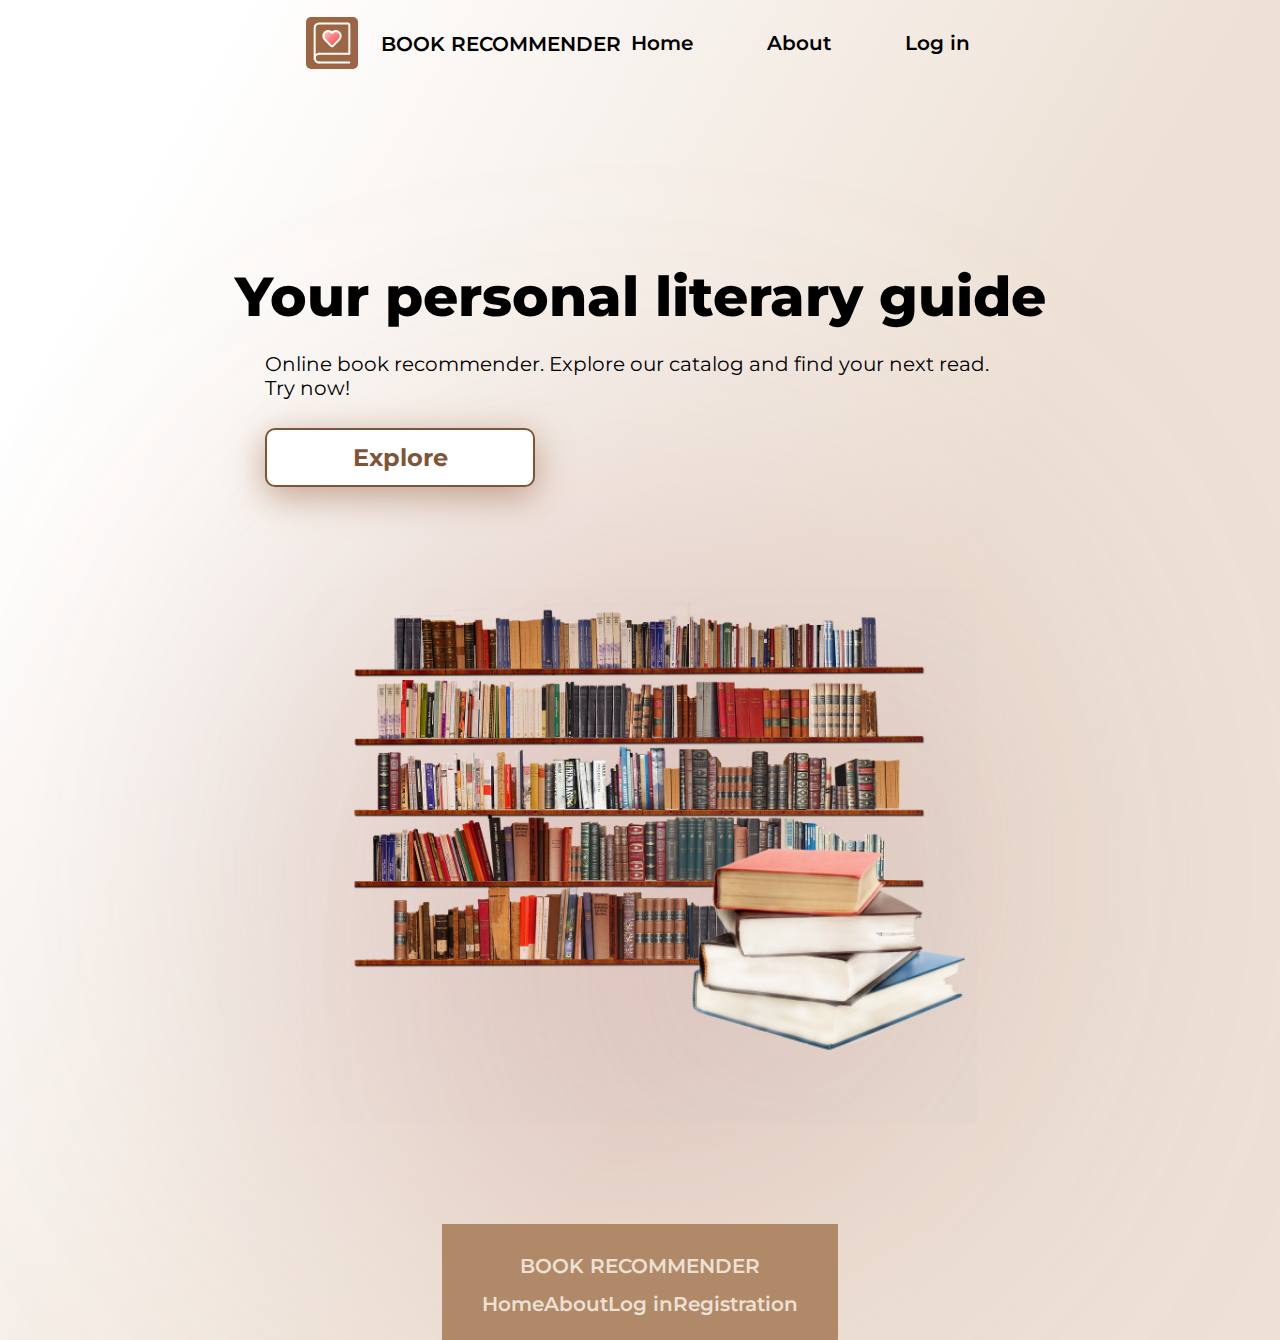
<file: index.html>
<!DOCTYPE html>
<html lang="en">
<head>
    <meta charset="UTF-8">
    <meta name="viewport" content="width=device-width, initial-scale=1.0">
    <link rel="stylesheet" href="css/style.css">
    <title>Book Recommender</title>
</head>
<body>
    <!--Navbar-->
    <div class="navbar">
        <div class="container flex">
            <div class="logo">
                <div class="logoim">
                    <svg xmlns="http://www.w3.org/2000/svg" width="52" height="52" viewBox="0 0 52 52" fill="none">
                        <path d="M8.66666 41.1667V10.8333C8.66666 9.68406 9.1232 8.58186 9.93586 7.7692C10.7485 6.95655 11.8507 6.5 13 6.5H42.0333C42.3781 6.5 42.7088 6.63696 42.9526 6.88076C43.1964 7.12456 43.3333 7.45522 43.3333 7.8V36.2137" stroke="white" stroke-width="2" stroke-linecap="round"/>
                        <path d="M34.6667 19.0233C34.6664 20.327 34.1509 21.5778 33.2323 22.503C31.1177 24.635 29.0658 26.858 26.871 28.912C26.6259 29.1352 26.3045 29.2559 25.9731 29.249C25.6417 29.2422 25.3256 29.1083 25.09 28.8752L18.7677 22.5052C17.8486 21.5794 17.3329 20.3278 17.3329 19.0233C17.3329 17.7189 17.8486 16.4673 18.7677 15.5415C19.2262 15.0795 19.7717 14.7129 20.3726 14.4627C20.9736 14.2125 21.6181 14.0836 22.269 14.0836C22.9199 14.0836 23.5644 14.2125 24.1653 14.4627C24.7663 14.7129 25.3117 15.0795 25.7703 15.5415L26 15.7733L26.2297 15.5415C26.918 14.8457 27.7978 14.3705 28.7571 14.1763C29.7164 13.9822 30.7118 14.0779 31.6165 14.4513C32.5213 14.8246 33.2944 15.4588 33.8376 16.273C34.3808 17.0872 34.6694 18.0446 34.6667 19.0233Z" fill="url(#paint0_linear_80_109)" stroke="white" stroke-width="2" stroke-linejoin="round"/>
                        <path d="M13 36.8333H43.3333M13 45.5H43.3333" stroke="white" stroke-width="2" stroke-linecap="round"/>
                        <path d="M13 45.5C11.8507 45.5 10.7485 45.0435 9.93586 44.2308C9.1232 43.4181 8.66666 42.3159 8.66666 41.1667C8.66666 40.0174 9.1232 38.9152 9.93586 38.1025C10.7485 37.2899 11.8507 36.8333 13 36.8333" stroke="white" stroke-width="2" stroke-linecap="round" stroke-linejoin="round"/>
                        <defs>
                          <linearGradient id="paint0_linear_80_109" x1="35" y1="32" x2="2.5" y2="-3.49997" gradientUnits="userSpaceOnUse">
                            <stop offset="0.0937294" stop-color="#FF3F3F"/>
                            <stop offset="0.684149" stop-color="white"/>
                          </linearGradient>
                        </defs>
                      </svg>
                </div>
                <h1><a href="index.html">BOOK RECOMMENDER</a></h1>
            </div>
            <nav>
                <ul>
                    <li><a href="index.html">Home</a></li>
                    <li><a href="about.html">About</a></li>
                    <div class="btn-login">
                          <li><a href="./log_reg/index.php">Log in</a></li>
                    </div>
                </ul>
            </nav>
        </div>
    </div>

    <!--showcase-->
    <section>
        <div class="showcase-text">
            <div class="container">
                <h1>Your personal literary guide</h1>
                <p>Online book recommender. Explore our catalog and find your next read. <br> Try now!</p>
                <a href="./log_reg/index.php" class="btnone">Explore</a>
            </div>
        </div>
    </section>
        
    <!--imagine-->
    <section class="im">
        <div class="container">
            <img src="images/bookshelf.png" alt="" class="bookshelf">
            <img src="images/books.png" alt="" class="books">
            <img src="images/ellipse.png" alt="" class="effect1">
            <img src="images/ellipse.png" alt="" class="effect2">
        </div>
    </section>  

    <!--foter-->
    <section class="footer">
        <div class="container footer-des">
            <h1><a href="index.html">BOOK RECOMMENDER</a></h1>
            <ul>
                <li><a href="index.html">Home</a></li>
                <li><a href="about.html">About</a></li>
                <li><a href="./log_reg/index.php">Log in</a></li>
                <li><a href="./log_reg/registration.php">Registration</a></li>
            </ul>
        </div>
    </section>
    
</body>
</html>
</file>
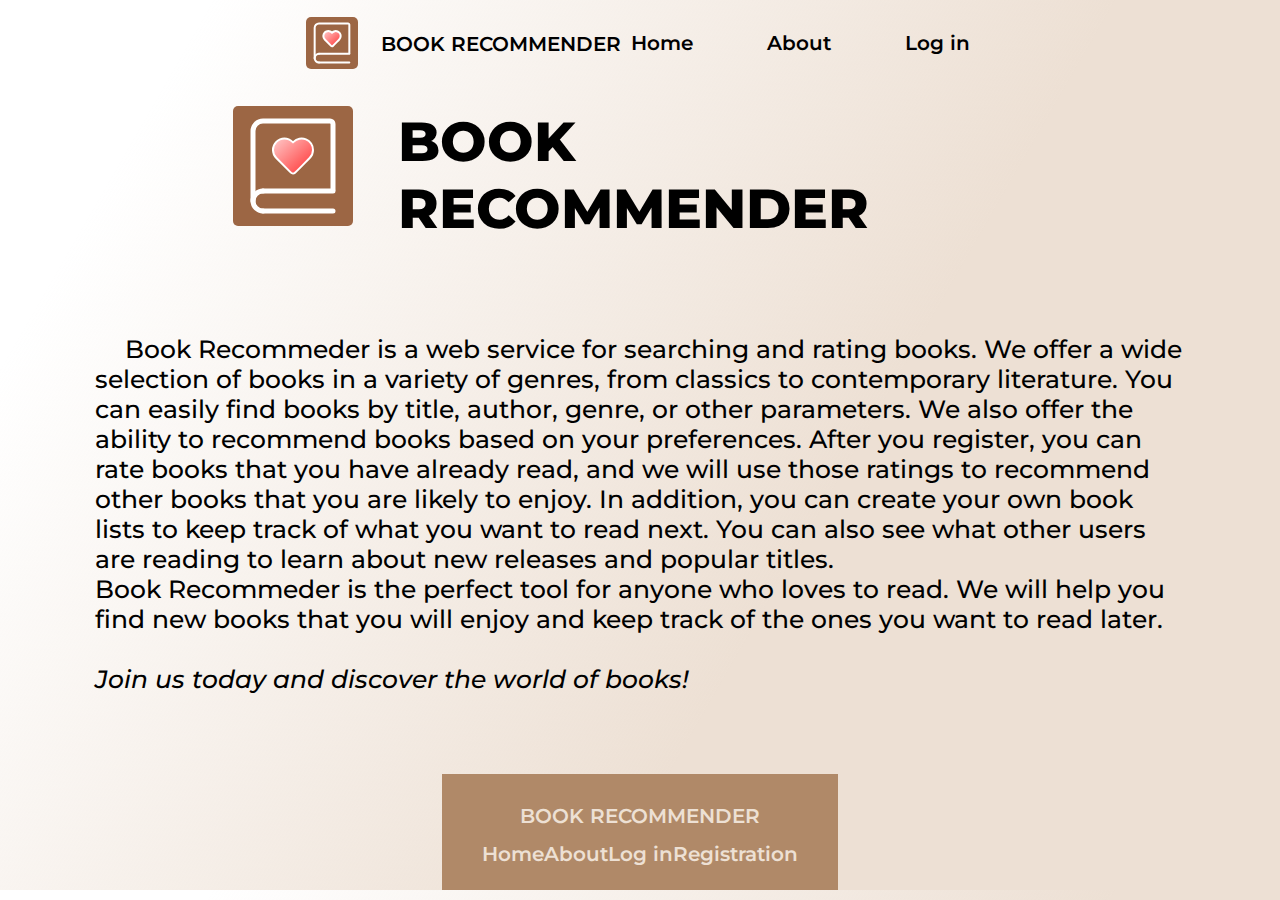
<file: about.html>
<!DOCTYPE html>
<html lang="en">
<head>
    <meta charset="UTF-8">
    <meta name="viewport" content="width=device-width, initial-scale=1.0">
    <link rel="stylesheet" href="css/style.css">
    <title>Book Recommender About</title>
</head>
<body>
    <!--Navbar-->
    <div class="navbar">
        <div class="container flex">
            <div class="logo">
                <div class="logoim">
                    <svg xmlns="http://www.w3.org/2000/svg" width="52" height="52" viewBox="0 0 52 52" fill="none">
                        <path d="M8.66666 41.1667V10.8333C8.66666 9.68406 9.1232 8.58186 9.93586 7.7692C10.7485 6.95655 11.8507 6.5 13 6.5H42.0333C42.3781 6.5 42.7088 6.63696 42.9526 6.88076C43.1964 7.12456 43.3333 7.45522 43.3333 7.8V36.2137" stroke="white" stroke-width="2" stroke-linecap="round"/>
                        <path d="M34.6667 19.0233C34.6664 20.327 34.1509 21.5778 33.2323 22.503C31.1177 24.635 29.0658 26.858 26.871 28.912C26.6259 29.1352 26.3045 29.2559 25.9731 29.249C25.6417 29.2422 25.3256 29.1083 25.09 28.8752L18.7677 22.5052C17.8486 21.5794 17.3329 20.3278 17.3329 19.0233C17.3329 17.7189 17.8486 16.4673 18.7677 15.5415C19.2262 15.0795 19.7717 14.7129 20.3726 14.4627C20.9736 14.2125 21.6181 14.0836 22.269 14.0836C22.9199 14.0836 23.5644 14.2125 24.1653 14.4627C24.7663 14.7129 25.3117 15.0795 25.7703 15.5415L26 15.7733L26.2297 15.5415C26.918 14.8457 27.7978 14.3705 28.7571 14.1763C29.7164 13.9822 30.7118 14.0779 31.6165 14.4513C32.5213 14.8246 33.2944 15.4588 33.8376 16.273C34.3808 17.0872 34.6694 18.0446 34.6667 19.0233Z" fill="url(#paint0_linear_80_109)" stroke="white" stroke-width="2" stroke-linejoin="round"/>
                        <path d="M13 36.8333H43.3333M13 45.5H43.3333" stroke="white" stroke-width="2" stroke-linecap="round"/>
                        <path d="M13 45.5C11.8507 45.5 10.7485 45.0435 9.93586 44.2308C9.1232 43.4181 8.66666 42.3159 8.66666 41.1667C8.66666 40.0174 9.1232 38.9152 9.93586 38.1025C10.7485 37.2899 11.8507 36.8333 13 36.8333" stroke="white" stroke-width="2" stroke-linecap="round" stroke-linejoin="round"/>
                        <defs>
                          <linearGradient id="paint0_linear_80_109" x1="35" y1="32" x2="2.5" y2="-3.49997" gradientUnits="userSpaceOnUse">
                            <stop offset="0.0937294" stop-color="#FF3F3F"/>
                            <stop offset="0.684149" stop-color="white"/>
                          </linearGradient>
                        </defs>
                      </svg>
                </div>
                <h1><a href="index.html">BOOK RECOMMENDER</a></h1>
            </div>
            <nav>
                <ul>
                    <li><a href="index.html">Home</a></li>
                    <li><a href="about.html">About</a></li>
                    <div class="btn-login">
                          <li><a href="./log_reg/index.php">Log in</a></li>
                    </div>
                </ul>
            </nav>
        </div>
    </div>

    <!--logo-->
    <div class="logo-img-big">
        <div class="container">
            <div class="logoim-big">
                <svg xmlns="http://www.w3.org/2000/svg" width="120" height="120" viewBox="0 0 120 120" fill="none">
                    <path d="M20 95V25C20 22.3478 21.0536 19.8043 22.9289 17.9289C24.8043 16.0536 27.3478 15 30 15H97C97.7956 15 98.5587 15.3161 99.1213 15.8787C99.6839 16.4413 100 17.2043 100 18V83.57" stroke="white" stroke-width="5" stroke-linecap="round"/>
                    <path d="M80 43.9C79.9995 46.9086 78.8097 49.795 76.69 51.93C71.81 56.85 67.075 61.98 62.01 66.72C61.4445 67.2352 60.7029 67.5136 59.9381 67.4977C59.1733 67.4819 58.4437 67.1731 57.9 66.635L43.31 51.935C41.1892 49.7986 39.999 46.9103 39.999 43.9C39.999 40.8897 41.1892 38.0014 43.31 35.865C44.3683 34.7989 45.6271 33.9528 47.0138 33.3754C48.4006 32.798 49.8879 32.5007 51.39 32.5007C52.8922 32.5007 54.3795 32.798 55.7662 33.3754C57.153 33.9528 58.4118 34.7989 59.47 35.865L60 36.4L60.53 35.865C62.1185 34.2593 64.1489 33.1627 66.3627 32.7146C68.5764 32.2666 70.8734 32.4874 72.9613 33.349C75.0491 34.2107 76.8334 35.6741 78.0868 37.553C79.3403 39.4319 80.0063 41.6414 80 43.9Z" fill="url(#paint0_linear_54_215)" stroke="white" stroke-width="2" stroke-linejoin="round"/>
                    <path d="M30 85H100M30 105H100" stroke="white" stroke-width="5" stroke-linecap="round"/>
                    <path d="M30 105C27.3478 105 24.8043 103.946 22.9289 102.071C21.0536 100.196 20 97.6522 20 95C20 92.3478 21.0536 89.8043 22.9289 87.9289C24.8043 86.0536 27.3478 85 30 85" stroke="white" stroke-width="5" stroke-linecap="round" stroke-linejoin="round"/>
                    <defs>
                    <linearGradient id="paint0_linear_54_215" x1="80.7693" y1="73.8462" x2="5.76929" y2="-8.07686" gradientUnits="userSpaceOnUse">
                    <stop offset="0.0937294" stop-color="#FF3F3F"/>
                    <stop offset="0.684149" stop-color="white"/>
                    </linearGradient>
                    </defs>
                    </svg>
            </div>
            <div>
                <h1>BOOK RECOMMENDER</h1>
            </div>
        </div>
    </div>
    <div class="about-text">
        <div class="container">
            <h1>
                Book Recommeder is a web service for searching and rating books. We offer a wide selection of books in a variety of genres, from classics to contemporary literature. You can easily find books by title, author, genre, or other parameters.
                
                We also offer the ability to recommend books based on your preferences. After you register, you can rate books that you have already read, and we will use those ratings to recommend other books that you are likely to enjoy.
                
                In addition, you can create your own book lists to keep track of what you want to read next. You can also see what other users are reading to learn about new releases and popular titles.
                <br>
                Book Recommeder is the perfect tool for anyone who loves to read. We will help you find new books that you will enjoy and keep track of the ones you want to read later.
                <br> <br>
                
                <i>Join us today and discover the world of books!</i></h1>
        </div>
    </div>

    <!--foter-->
    <section class="footer">
        <div class="container footer-des">
            <h1><a href="index.html">BOOK RECOMMENDER</a></h1>
            <ul>
                <li><a href="index.html">Home</a></li>
                <li><a href="about.html">About</a></li>
                <li><a href="./log_reg/index.php">Log in</a></li>
                <li><a href="./log_reg/registration.php">Registration</a></li>
            </ul>
        </div>
    </section>
</body>
</html>
</file>
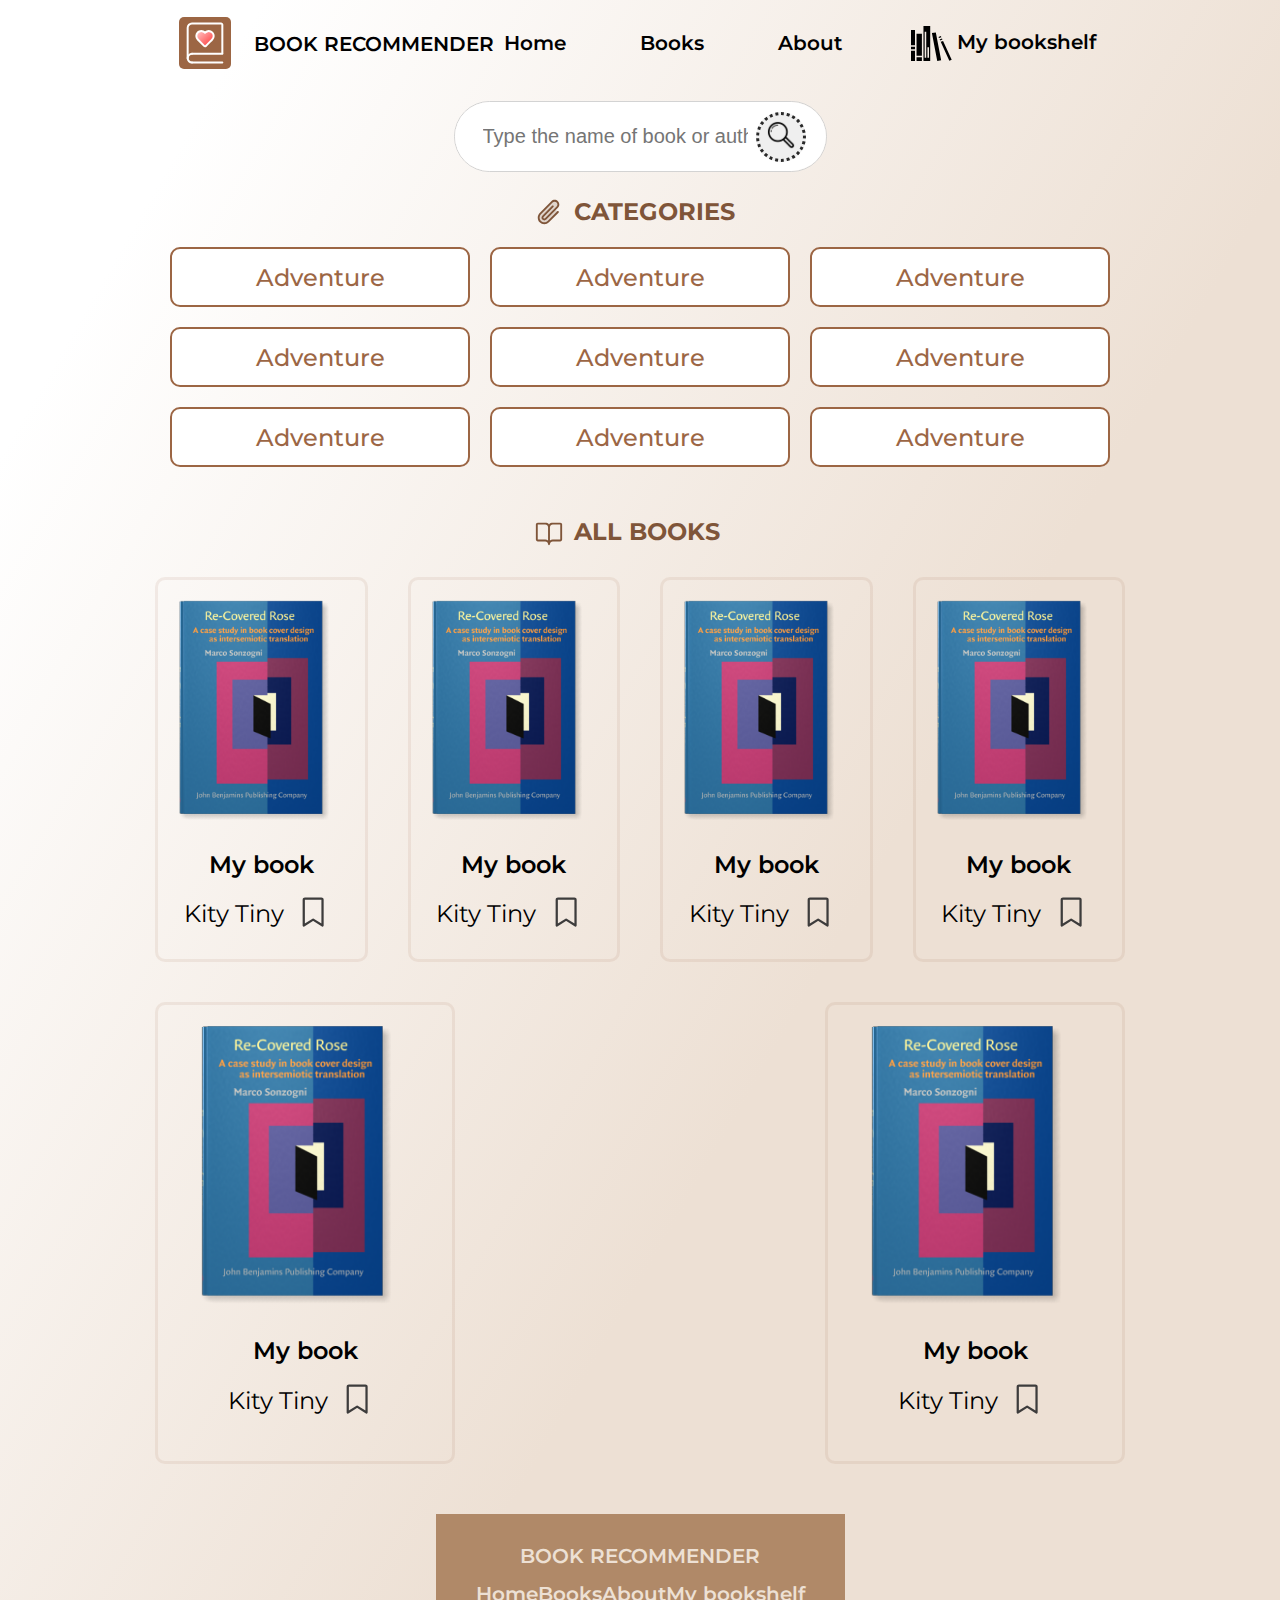
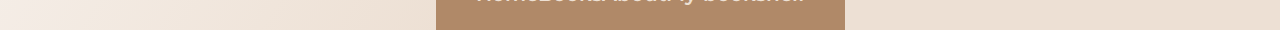
<file: books.html>
<!DOCTYPE html>
<html lang="en">
<head>
    <meta charset="UTF-8">
    <meta name="viewport" content="width=device-width, initial-scale=1.0">
    <link rel="stylesheet" href="css/style.css">
    <title>Book Recommender Books</title>
</head>
<body>
    <!--Navbar-->
    <div class="navbar">
        <div class="container flex">
            <div class="logo">
                <div class="logoim">
                    <svg xmlns="http://www.w3.org/2000/svg" width="52" height="52" viewBox="0 0 52 52" fill="none">
                        <path d="M8.66666 41.1667V10.8333C8.66666 9.68406 9.1232 8.58186 9.93586 7.7692C10.7485 6.95655 11.8507 6.5 13 6.5H42.0333C42.3781 6.5 42.7088 6.63696 42.9526 6.88076C43.1964 7.12456 43.3333 7.45522 43.3333 7.8V36.2137" stroke="white" stroke-width="2" stroke-linecap="round"/>
                        <path d="M34.6667 19.0233C34.6664 20.327 34.1509 21.5778 33.2323 22.503C31.1177 24.635 29.0658 26.858 26.871 28.912C26.6259 29.1352 26.3045 29.2559 25.9731 29.249C25.6417 29.2422 25.3256 29.1083 25.09 28.8752L18.7677 22.5052C17.8486 21.5794 17.3329 20.3278 17.3329 19.0233C17.3329 17.7189 17.8486 16.4673 18.7677 15.5415C19.2262 15.0795 19.7717 14.7129 20.3726 14.4627C20.9736 14.2125 21.6181 14.0836 22.269 14.0836C22.9199 14.0836 23.5644 14.2125 24.1653 14.4627C24.7663 14.7129 25.3117 15.0795 25.7703 15.5415L26 15.7733L26.2297 15.5415C26.918 14.8457 27.7978 14.3705 28.7571 14.1763C29.7164 13.9822 30.7118 14.0779 31.6165 14.4513C32.5213 14.8246 33.2944 15.4588 33.8376 16.273C34.3808 17.0872 34.6694 18.0446 34.6667 19.0233Z" fill="url(#paint0_linear_80_109)" stroke="white" stroke-width="2" stroke-linejoin="round"/>
                        <path d="M13 36.8333H43.3333M13 45.5H43.3333" stroke="white" stroke-width="2" stroke-linecap="round"/>
                        <path d="M13 45.5C11.8507 45.5 10.7485 45.0435 9.93586 44.2308C9.1232 43.4181 8.66666 42.3159 8.66666 41.1667C8.66666 40.0174 9.1232 38.9152 9.93586 38.1025C10.7485 37.2899 11.8507 36.8333 13 36.8333" stroke="white" stroke-width="2" stroke-linecap="round" stroke-linejoin="round"/>
                        <defs>
                          <linearGradient id="paint0_linear_80_109" x1="35" y1="32" x2="2.5" y2="-3.49997" gradientUnits="userSpaceOnUse">
                            <stop offset="0.0937294" stop-color="#FF3F3F"/>
                            <stop offset="0.684149" stop-color="white"/>
                          </linearGradient>
                        </defs>
                      </svg>
                </div>
                <h1><a href="index.html">BOOK RECOMMENDER</a></h1>
            </div>
            <nav>
                <ul>
                    <li><a href="index.html">Home</a></li>
                    <li><a href="books.html">Books</a></li>
                    <li><a href="about.html">About</a></li>
                    <div class="iconbooks">
                        <svg xmlns="http://www.w3.org/2000/svg" width="41" height="35" viewBox="0 0 41 35" fill="none">
                            <path d="M12.4619 0V34.8936H19.212V0H12.4619ZM0 3.8951V19.3132H3.98087V3.8951H0ZM13.6734 5.7615H15.2312V31.7288H13.6734V5.7615ZM24.8134 6.38553L20.8952 7.04478L26.2455 35L30.1637 34.3408L24.8134 6.38553ZM5.5386 7.7902V29.7001H10.9041V7.7902H5.5386ZM29.9 10.1175L27.512 11.0729L27.9874 12.1178L30.3754 11.1625L29.9 10.1175ZM30.9869 12.506L28.5987 13.4612L29.0741 14.5062L31.462 13.5509L30.9867 12.506H30.9869ZM32.0734 14.8945L29.6854 15.8496L38.3113 34.808L40.6993 33.8526L32.0735 14.8945H32.0734ZM0 20.7739V23.2083H3.98087V20.7739H0ZM16.4427 21.3419H18.0005V31.7288H16.4427V21.3419ZM0 24.669V34.8936H3.98087V24.669H0ZM5.5386 31.1608V34.8936H10.9041V31.1608H5.5386Z" fill="black"/>
                          </svg>
                          <li><a href="mybookshelf.html">My bookshelf</a></li>
                    </div>
                    
                </ul>
            </nav>
        </div>
    </div>

    <div class="container">
        <form action="" class="container search-bar">
            <input type="text" placeholder="Type the name of book or author...">
            <button type="submit"><img src="./images/search.png" alt=""></button>
        </form>
        
    </div>

    <!--categories-->
    <section class="categories">
        <div class="container">
            <div class="categories-text-and-icon">
                <svg xmlns="http://www.w3.org/2000/svg" width="30" height="30" viewBox="0 0 30 30" fill="none">
                    <path opacity="0.2" d="M21.1816 12.2754L23.9062 15L14.2898 24.6023C13.232 25.643 11.8058 26.2236 10.3219 26.2176C8.83805 26.2115 7.41665 25.6194 6.36737 24.5701C5.31809 23.5208 4.72594 22.0994 4.7199 20.6155C4.71385 19.1316 5.29441 17.7054 6.33511 16.6477L17.973 4.84805C18.6763 4.14471 19.6303 3.74957 20.625 3.74957C21.6196 3.74957 22.5736 4.14471 23.2769 4.84805C23.9803 5.55139 24.3754 6.50533 24.3754 7.5C24.3754 8.49468 23.9803 9.44861 23.2769 10.152L21.1816 12.2754Z" fill="#7F5539"/>
                    <path d="M24.5695 14.3367C24.6566 14.4238 24.7258 14.5272 24.773 14.641C24.8201 14.7548 24.8444 14.8768 24.8444 15C24.8444 15.1232 24.8201 15.2452 24.773 15.359C24.7258 15.4728 24.6566 15.5762 24.5695 15.6633L14.9542 25.2727C13.7233 26.5034 12.0539 27.1948 10.3132 27.1947C8.57252 27.1946 6.90317 26.503 5.6724 25.2721C4.44163 24.0411 3.75026 22.3717 3.75037 20.631C3.75048 18.8903 4.44206 17.221 5.67299 15.9902L17.305 4.18711C18.1838 3.30739 19.3761 2.81279 20.6195 2.81213C21.863 2.81148 23.0558 3.3048 23.9355 4.18359C24.8152 5.06238 25.3098 6.25464 25.3105 7.4981C25.3111 8.74155 24.8178 9.93434 23.939 10.8141L12.3046 22.6172C11.7763 23.1455 11.0597 23.4424 10.3124 23.4424C9.56523 23.4424 8.84862 23.1455 8.32026 22.6172C7.79189 22.0888 7.49506 21.3722 7.49506 20.625C7.49506 19.8778 7.79189 19.1612 8.32026 18.6328L18.082 8.7164C18.1675 8.62518 18.2704 8.55199 18.3846 8.50113C18.4988 8.45027 18.6221 8.42277 18.7471 8.42026C18.8721 8.41774 18.9963 8.44025 19.1125 8.48648C19.2287 8.5327 19.3344 8.60169 19.4236 8.6894C19.5127 8.77711 19.5833 8.88175 19.6314 8.99718C19.6795 9.11261 19.704 9.23648 19.7034 9.36151C19.7029 9.48655 19.6774 9.61021 19.6283 9.72523C19.5793 9.84025 19.5078 9.94429 19.4179 10.0312L9.65502 19.9582C9.56761 20.0449 9.49814 20.148 9.45056 20.2616C9.40299 20.3751 9.37826 20.497 9.37777 20.6201C9.37728 20.7432 9.40104 20.8652 9.44771 20.9792C9.49438 21.0931 9.56303 21.1968 9.64975 21.2842C9.73647 21.3716 9.83955 21.4411 9.95312 21.4886C10.0667 21.5362 10.1885 21.5609 10.3116 21.5614C10.4348 21.5619 10.5568 21.5382 10.6707 21.4915C10.7847 21.4448 10.8883 21.3762 10.9757 21.2895L22.6089 9.49219C23.1373 8.96491 23.4346 8.24934 23.4353 7.5029C23.4361 6.75645 23.1403 6.04027 22.613 5.51191C22.0858 4.98355 21.3702 4.68629 20.6237 4.68552C19.8773 4.68475 19.1611 4.98054 18.6328 5.50781L7.00307 17.3062C6.5674 17.7412 6.22167 18.2578 5.98562 18.8263C5.74957 19.3949 5.62783 20.0045 5.62734 20.6201C5.62685 21.2357 5.74762 21.8454 5.98277 22.4144C6.21791 22.9834 6.56282 23.5005 6.99779 23.9361C7.43277 24.3718 7.9493 24.7175 8.51789 24.9536C9.08649 25.1896 9.696 25.3114 10.3116 25.3119C10.9273 25.3124 11.537 25.1916 12.106 24.9564C12.6749 24.7213 13.192 24.3764 13.6277 23.9414L23.2441 14.332C23.4205 14.157 23.6592 14.0591 23.9077 14.06C24.1563 14.0609 24.3943 14.1604 24.5695 14.3367Z" fill="#7F5539"/>
                  </svg>
                  <h1>CATEGORIES</h1>
            </div>
            <ul class="categories-set">
                <li><a href=""><h2>Adventure</h2></a></li>
                <li><a href=""><h2>Adventure</h2></a></li>
                <li><a href=""><h2>Adventure</h2></a></li>
                <li><a href=""><h2>Adventure</h2></a></li>
                <li><a href=""><h2>Adventure</h2></a></li>
                <li><a href=""><h2>Adventure</h2></a></li>
                <li><a href=""><h2>Adventure</h2></a></li>
                <li><a href=""><h2>Adventure</h2></a></li>
                <li><a href=""><h2>Adventure</h2></a></li>
            </ul>
        </div>
    </section>

    <!--all books-->
    <main>
        <section class="all-books">
            <div class="container">
                <div class="all-books-icon">
                    <svg xmlns="http://www.w3.org/2000/svg" width="30" height="30" viewBox="0 0 30 30" fill="none">
                        <path d="M26.25 5.625H18.75C18.0223 5.625 17.3046 5.79443 16.6537 6.11987C16.0028 6.44531 15.4366 6.91783 15 7.5C14.5634 6.91783 13.9972 6.44531 13.3463 6.11987C12.6954 5.79443 11.9777 5.625 11.25 5.625H3.75C3.25272 5.625 2.77581 5.82254 2.42417 6.17417C2.07254 6.52581 1.875 7.00272 1.875 7.5V22.5C1.875 22.9973 2.07254 23.4742 2.42417 23.8258C2.77581 24.1775 3.25272 24.375 3.75 24.375H11.25C11.9959 24.375 12.7113 24.6713 13.2387 25.1988C13.7662 25.7262 14.0625 26.4416 14.0625 27.1875C14.0625 27.4361 14.1613 27.6746 14.3371 27.8504C14.5129 28.0262 14.7514 28.125 15 28.125C15.2486 28.125 15.4871 28.0262 15.6629 27.8504C15.8387 27.6746 15.9375 27.4361 15.9375 27.1875C15.9375 26.4416 16.2338 25.7262 16.7613 25.1988C17.2887 24.6713 18.0041 24.375 18.75 24.375H26.25C26.7473 24.375 27.2242 24.1775 27.5758 23.8258C27.9275 23.4742 28.125 22.9973 28.125 22.5V7.5C28.125 7.00272 27.9275 6.52581 27.5758 6.17417C27.2242 5.82254 26.7473 5.625 26.25 5.625ZM11.25 22.5H3.75V7.5H11.25C11.9959 7.5 12.7113 7.79632 13.2387 8.32376C13.7662 8.85121 14.0625 9.56658 14.0625 10.3125V23.4375C13.2519 22.8275 12.2645 22.4984 11.25 22.5ZM26.25 22.5H18.75C17.7355 22.4984 16.7481 22.8275 15.9375 23.4375V10.3125C15.9375 9.56658 16.2338 8.85121 16.7613 8.32376C17.2887 7.79632 18.0041 7.5 18.75 7.5H26.25V22.5Z" fill="#7F5539"/>
                      </svg>
                      <h1>ALL BOOKS</h1>
                </div>
                <div class="books-cards">
                    <div class="card">
                        <div class="imagine-of-book">
                            <img src="./images/cover1.png" alt="">
                        </div>
                        <div class="caption">
                            <p class="book-name">
                                <h3>My book</h3>
                            </p>
                            <div class="autor-save">
                                <p class="author-name">
                                    <h4>Kity Tiny</h4>
                                </p>
                                <button class="save-button">
                                    <svg xmlns="http://www.w3.org/2000/svg" width="25" height="30" viewBox="0 0 15 20" fill = "none">
                                        <path d="M13.5217 19L7.26087 15.087L1 19V1.78261C1 1.57505 1.08245 1.37599 1.22922 1.22922C1.37599 1.08245 1.57505 1 1.78261 1H12.7391C12.9467 1 13.1458 1.08245 13.2925 1.22922C13.4393 1.37599 13.5217 1.57505 13.5217 1.78261V19Z" stroke="#3D3C3C" stroke-width="1.5" stroke-linecap="round" stroke-linejoin="round"/>
                                      </svg>
                                </button>
                            </div>
                        </div>  
                    </div>
                    <div class="card">
                        <div class="imagine-of-book">
                            <img src="./images/cover1.png" alt="">
                        </div>
                        <div class="caption">
                            <p class="book-name">
                                <h3>My book</h3>
                            </p>
                            <div class="autor-save">
                                <p class="author-name">
                                    <h4>Kity Tiny</h4>
                                </p>
                                <button class="save-button">
                                    <svg xmlns="http://www.w3.org/2000/svg" width="25" height="30" viewBox="0 0 15 20" fill = "none">
                                        <path d="M13.5217 19L7.26087 15.087L1 19V1.78261C1 1.57505 1.08245 1.37599 1.22922 1.22922C1.37599 1.08245 1.57505 1 1.78261 1H12.7391C12.9467 1 13.1458 1.08245 13.2925 1.22922C13.4393 1.37599 13.5217 1.57505 13.5217 1.78261V19Z" stroke="#3D3C3C" stroke-width="1.5" stroke-linecap="round" stroke-linejoin="round"/>
                                      </svg>
                                </button>
                            </div>
                        </div>  
                    </div>
                    <div class="card">
                        <div class="imagine-of-book">
                            <img src="./images/cover1.png" alt="">
                        </div>
                        <div class="caption">
                            <p class="book-name">
                                <h3>My book</h3>
                            </p>
                            <div class="autor-save">
                                <p class="author-name">
                                    <h4>Kity Tiny</h4>
                                </p>
                                <button class="save-button">
                                    <svg xmlns="http://www.w3.org/2000/svg" width="25" height="30" viewBox="0 0 15 20" fill = "none">
                                        <path d="M13.5217 19L7.26087 15.087L1 19V1.78261C1 1.57505 1.08245 1.37599 1.22922 1.22922C1.37599 1.08245 1.57505 1 1.78261 1H12.7391C12.9467 1 13.1458 1.08245 13.2925 1.22922C13.4393 1.37599 13.5217 1.57505 13.5217 1.78261V19Z" stroke="#3D3C3C" stroke-width="1.5" stroke-linecap="round" stroke-linejoin="round"/>
                                      </svg>
                                </button>
                            </div>
                        </div>  
                    </div>
                    <div class="card">
                        <div class="imagine-of-book">
                            <img src="./images/cover1.png" alt="">
                        </div>
                        <div class="caption">
                            <p class="book-name">
                                <h3>My book</h3>
                            </p>
                            <div class="autor-save">
                                <p class="author-name">
                                    <h4>Kity Tiny</h4>
                                </p>
                                <button class="save-button">
                                    <svg xmlns="http://www.w3.org/2000/svg" width="25" height="30" viewBox="0 0 15 20" fill = "none">
                                        <path d="M13.5217 19L7.26087 15.087L1 19V1.78261C1 1.57505 1.08245 1.37599 1.22922 1.22922C1.37599 1.08245 1.57505 1 1.78261 1H12.7391C12.9467 1 13.1458 1.08245 13.2925 1.22922C13.4393 1.37599 13.5217 1.57505 13.5217 1.78261V19Z" stroke="#3D3C3C" stroke-width="1.5" stroke-linecap="round" stroke-linejoin="round"/>
                                      </svg>
                                </button>
                            </div>
                        </div>  
                    </div>
                    <div class="card">
                        <div class="imagine-of-book">
                            <img src="./images/cover1.png" alt="">
                        </div>
                        <div class="caption">
                            <p class="book-name">
                                <h3>My book</h3>
                            </p>
                            <div class="autor-save">
                                <p class="author-name">
                                    <h4>Kity Tiny</h4>
                                </p>
                                <button class="save-button">
                                    <svg xmlns="http://www.w3.org/2000/svg" width="25" height="30" viewBox="0 0 15 20" fill = "none">
                                        <path d="M13.5217 19L7.26087 15.087L1 19V1.78261C1 1.57505 1.08245 1.37599 1.22922 1.22922C1.37599 1.08245 1.57505 1 1.78261 1H12.7391C12.9467 1 13.1458 1.08245 13.2925 1.22922C13.4393 1.37599 13.5217 1.57505 13.5217 1.78261V19Z" stroke="#3D3C3C" stroke-width="1.5" stroke-linecap="round" stroke-linejoin="round"/>
                                      </svg>
                                </button>
                            </div>
                        </div>  
                    </div>
                    <div class="card">
                        <div class="imagine-of-book">
                            <img src="./images/cover1.png" alt="">
                        </div>
                        <div class="caption">
                            <p class="book-name">
                                <h3>My book</h3>
                            </p>
                            <div class="autor-save">
                                <p class="author-name">
                                    <h4>Kity Tiny</h4>
                                </p>
                                <button class="save-button">
                                    <svg xmlns="http://www.w3.org/2000/svg" width="25" height="30" viewBox="0 0 15 20" fill = "none">
                                        <path d="M13.5217 19L7.26087 15.087L1 19V1.78261C1 1.57505 1.08245 1.37599 1.22922 1.22922C1.37599 1.08245 1.57505 1 1.78261 1H12.7391C12.9467 1 13.1458 1.08245 13.2925 1.22922C13.4393 1.37599 13.5217 1.57505 13.5217 1.78261V19Z" stroke="#3D3C3C" stroke-width="1.5" stroke-linecap="round" stroke-linejoin="round"/>
                                      </svg>
                                </button>
                            </div>
                        </div>  
                    </div>
                </div>
                
            </div>
        </section>
    </main>
    
    <!--foter-->
    <section class="footer">
        <div class="container footer-des ">
            <h1><a href="index.html">BOOK RECOMMENDER</a></h1>
            <ul>
                <li><a href="index.html">Home</a></li>
                <li><a href="books.html">Books</a></li>
                <li><a href="about.html">About</a></li>
                <li><a href="mybookshelf.html">My bookshelf</a></li>
            </ul>
        </div>
    </section>
</body>
</html>

<!DOCTYPE html>
<html lang="en">
<head>
    <meta charset="UTF-8">
    <meta name="viewport" content="width=device-width, initial-scale=1.0">
    <title>Document</title>
</head>
<body>
    
</body>
</html>
</file>
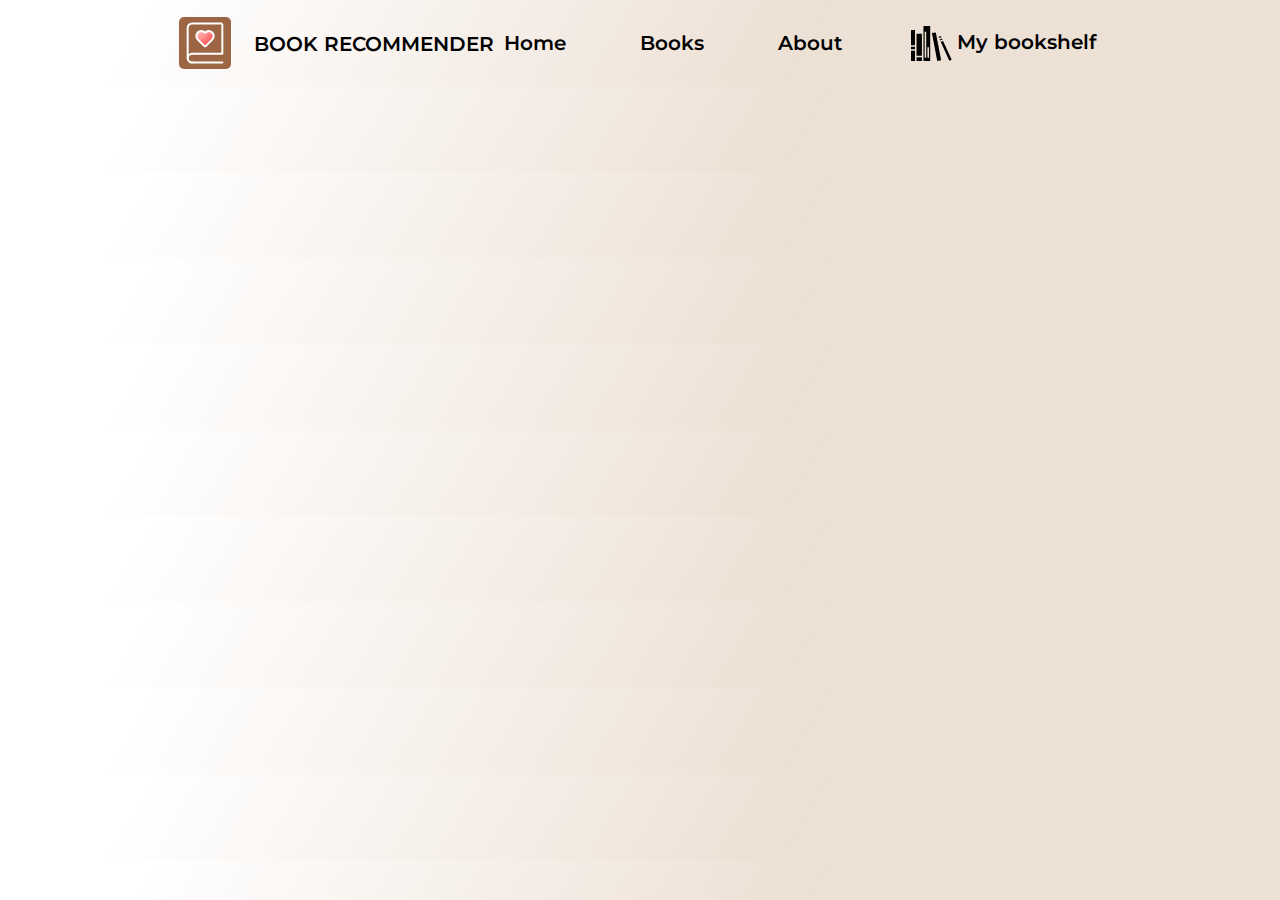
<file: mybookshelf.html>
<!DOCTYPE html>
<html lang="en">
<head>
    <meta charset="UTF-8">
    <meta name="viewport" content="width=device-width, initial-scale=1.0">
    <link rel="stylesheet" href="css/style.css">
    <title>Book Recommender My Bookshelf</title>
</head>
<body>
    <!--Navbar-->
    <div class="navbar">
        <div class="container flex">
            <div class="logo">
                <div class="logoim">
                    <svg xmlns="http://www.w3.org/2000/svg" width="52" height="52" viewBox="0 0 52 52" fill="none">
                        <path d="M8.66666 41.1667V10.8333C8.66666 9.68406 9.1232 8.58186 9.93586 7.7692C10.7485 6.95655 11.8507 6.5 13 6.5H42.0333C42.3781 6.5 42.7088 6.63696 42.9526 6.88076C43.1964 7.12456 43.3333 7.45522 43.3333 7.8V36.2137" stroke="white" stroke-width="2" stroke-linecap="round"/>
                        <path d="M34.6667 19.0233C34.6664 20.327 34.1509 21.5778 33.2323 22.503C31.1177 24.635 29.0658 26.858 26.871 28.912C26.6259 29.1352 26.3045 29.2559 25.9731 29.249C25.6417 29.2422 25.3256 29.1083 25.09 28.8752L18.7677 22.5052C17.8486 21.5794 17.3329 20.3278 17.3329 19.0233C17.3329 17.7189 17.8486 16.4673 18.7677 15.5415C19.2262 15.0795 19.7717 14.7129 20.3726 14.4627C20.9736 14.2125 21.6181 14.0836 22.269 14.0836C22.9199 14.0836 23.5644 14.2125 24.1653 14.4627C24.7663 14.7129 25.3117 15.0795 25.7703 15.5415L26 15.7733L26.2297 15.5415C26.918 14.8457 27.7978 14.3705 28.7571 14.1763C29.7164 13.9822 30.7118 14.0779 31.6165 14.4513C32.5213 14.8246 33.2944 15.4588 33.8376 16.273C34.3808 17.0872 34.6694 18.0446 34.6667 19.0233Z" fill="url(#paint0_linear_80_109)" stroke="white" stroke-width="2" stroke-linejoin="round"/>
                        <path d="M13 36.8333H43.3333M13 45.5H43.3333" stroke="white" stroke-width="2" stroke-linecap="round"/>
                        <path d="M13 45.5C11.8507 45.5 10.7485 45.0435 9.93586 44.2308C9.1232 43.4181 8.66666 42.3159 8.66666 41.1667C8.66666 40.0174 9.1232 38.9152 9.93586 38.1025C10.7485 37.2899 11.8507 36.8333 13 36.8333" stroke="white" stroke-width="2" stroke-linecap="round" stroke-linejoin="round"/>
                        <defs>
                          <linearGradient id="paint0_linear_80_109" x1="35" y1="32" x2="2.5" y2="-3.49997" gradientUnits="userSpaceOnUse">
                            <stop offset="0.0937294" stop-color="#FF3F3F"/>
                            <stop offset="0.684149" stop-color="white"/>
                          </linearGradient>
                        </defs>
                      </svg>
                </div>
                <h1><a href="index.html">BOOK RECOMMENDER</a></h1>
            </div>
            <nav>
                <ul>
                    <li><a href="index.html">Home</a></li>
                    <li><a href="books.html">Books</a></li>
                    <li><a href="about.html">About</a></li>
                    <div class="iconbooks">
                        <svg xmlns="http://www.w3.org/2000/svg" width="41" height="35" viewBox="0 0 41 35" fill="none">
                            <path d="M12.4619 0V34.8936H19.212V0H12.4619ZM0 3.8951V19.3132H3.98087V3.8951H0ZM13.6734 5.7615H15.2312V31.7288H13.6734V5.7615ZM24.8134 6.38553L20.8952 7.04478L26.2455 35L30.1637 34.3408L24.8134 6.38553ZM5.5386 7.7902V29.7001H10.9041V7.7902H5.5386ZM29.9 10.1175L27.512 11.0729L27.9874 12.1178L30.3754 11.1625L29.9 10.1175ZM30.9869 12.506L28.5987 13.4612L29.0741 14.5062L31.462 13.5509L30.9867 12.506H30.9869ZM32.0734 14.8945L29.6854 15.8496L38.3113 34.808L40.6993 33.8526L32.0735 14.8945H32.0734ZM0 20.7739V23.2083H3.98087V20.7739H0ZM16.4427 21.3419H18.0005V31.7288H16.4427V21.3419ZM0 24.669V34.8936H3.98087V24.669H0ZM5.5386 31.1608V34.8936H10.9041V31.1608H5.5386Z" fill="black"/>
                          </svg>
                          <li><a href="mybookshelf.html">My bookshelf</a></li>
                    </div>
                    
                </ul>
            </nav>
        </div>
    </div>
</body>
</html>
</file>
<file: css/style.css>
@import url('https://fonts.googleapis.com/css2?family=Montserrat:wght@300;400&display=swap');

:root {
    --c1: var(--1, #9C6644);
    --c2: var(--2, #7F5539);
    --c3: var(--3, #B08968);
    --c4: var(--4, #DDB892);
    --c5: var(--5, #E6CCB2);
    --c6: var(--6, #EDE0D4);
}

* {
    box-sizing: border-box;
    padding:0;
    margin:0;
}

body {
    font-family: 'Montserrat', sans-serif;
    line-height: 1.6;
    background: linear-gradient(300deg, #EDE0D4 37.78%, rgba(237, 224, 212, 0.00) 88.18%);
    height:auto;
    grid-template-rows: 1fr auto;
    justify-items: center;
}

ul {
    list-style-type:none;
}

a {
    text-decoration: none;
    color: #000;
    font-size: 20px;
    font-weight: 600;
}

h1, h2 {
    font-weight: 700;
    line-height:1.2;
    margin:10px 0;
    font-size: 25px;
}

p {
    margin: 10px 0;
}

img {
    width: 100%;
}

/*navbar*/
.logo {
    display:inline-flex;
    font-size: 25px;
    font-style: normal;
    line-height: normal;
}

.logoim {
    border-radius: 5px;
    background: var(--c1);
    width: 52px;
    height: 52px;
    margin-right: 18px;
    border-bottom:none;
}

.navbar {
    color: black;
    height: 86px;
    overflow: auto;
}

.navbar ul{
    display: inline-flex;
    justify-content: center;
    align-items: center;
    gap: 64px;
}

.navbar a {
    margin: 0 5px;
}

.navbar a:hover {
    border-bottom: 2px #000 solid;
}

.navbar .flex {
    justify-content: space-between;
}

/*showcase*/

.showcase-text h1 {
    width: 970px;
    text-align: center;
    /* h1 */
    font-size: 55px;
    font-weight: 800;
    margin: bottom 22px;
    margin-top: 178px;
}

.showcase-text p {
    width: 800px;
    height: 56px;
    flex-shrink: 0;
    font-size: 20px;
    font-style: normal;
    font-weight: 400;
    margin-top:22px;
    margin-left:110px;
    line-height: normal;
}

.showcase-text {
    margin-bottom: 100px;
}

.showcase-text .container{
    overflow: visible;
}

/*UTILITIES*/
.container{
    max-width: 1170px;
    margin:0 auto;
    overflow:auto;
    padding: 0 40px;
}

.flex {
    display: flex;
    justify-content: center;
    align-items: center;
    height: 100%;
}

.iconbooks {
    display: inline-flex;
}

.btnone {
    display: flex;
    width: 270px;
    height: 59px;
    box-shadow: 0px 9px 35px 0px rgba(156, 102, 68, 0.56);
    border-radius: 10px;
    border: 2px solid var(--c2, #7F5539);
    background: #FFF;
    cursor: pointer;
    justify-content: center;
    align-items: center;

    color: var(--c2, #7F5539);
    /* h3 */
    font-size: 24px;
    font-style: normal;
    font-weight: 700;
    line-height: normal;
    margin-left:110px;
    margin-top:20px;
    padding: 15px 60px ;
}

.btnone:hover,
.categories li:hover{
    border-radius: 10px;
    border: 2px solid var(--c2, #7F5539);
    background: var(--c6, #EDE0D4);
    transform: scale(0.98);
}

.btnone:active{
    color: #FFF;
    border-radius: 10px;
    border: 2px solid #FFF;
    background: var(--c3, #B08968);
}

.im {
    display: flex;
    justify-content: flex-end;
    position:relative;
    padding: 0 0 100px 0;
}

.bookshelf {
    position:absolute;
    width: 599.733px;
    height: 404.998px;
    z-index: -1; 
}

.books {
    position:absolute;
    width: 358.917px;
    height: 241.315px;
    margin-top: 232px;
    margin-left:300px;
    z-index: 2; 
}

.effect2 {
    background: rgba(255, 255, 255, 0.48);
    filter: blur(200px);
    border-radius: 297.435px;
    width: 293.408px;
    height: 297.435px;
    margin-top: 232px;
    margin-left:300px;
    z-index:1;
    overflow:auto;
}

.effect1 {
    position:absolute;
    border-radius: 566.811px;
    background: rgba(238, 172, 172, 0.46);
    filter: blur(200px);
    width: 559.136px;
    height: 566.811px;
    z-index: -2; 
    overflow:auto;
}

/*Sign in form*/
.signIn,
.registration-form {
    display: center;
    position: relative;
    justify-content: center;
}

.signIn h1,
.registration-form h1{
    width: 370px;
    margin: 10 auto;
    text-align: center;
    font-size: 32px;
    font-weight: bold;
    align-items: end;
}


.signIn h2,
.registration-form h2 {
    color: #000;

    /* secondary text */
    font-size: 18px;
    font-style: normal;
    font-weight: 400;
    line-height: normal;
}

.signIn .grid-signIn, 
.registration-form .grid {
    overflow:visible;
    justify-items: center;
}

.card {
    display: flex;
    gap: 10px;
    border-radius: 10px;
    border: 3px solid var(--placeholder-stroke, rgba(156, 102, 68, 0.10));
    width: 570px;
    height: auto;
    padding:20px;
    justify-content: center;
}

.signIn .form-control,
.registration-form .form-control {
    margin: 30px 0;
}

.bodytext {
    color: #292929;
    /* body text */
    font-size: 20px;
    font-weight: 400;
    padding: 13px 14px;;
}

.signIn input[type="text"],
.signIn input[type="password"],
.registration-form input[type="text"],
.registration-form input[type="password"]{
    border: 0;
    border-radius: 10px;
    background: #FFFBFB;  
    width: 100%;
    height: 50px;  
}

.signIn input[type='submit'],
.registration-form input[type='submit']{
    border:0;
    display: flex;
    width: 342px;
    height: 49px;
    justify-content: center;
    align-items: center;
    border-radius: 10px;
    border: 1px solid var(--c2, #7F5539);
    background: var(--c3, #B08968);
    padding: 10px 146px;

    color: #FFF;
    /* h3 */
    font-size: 24px;
    font-weight: 700;
}

.signIn .container,
.registration-form .container{
    height: 1080px;
}

.signIn .grid-signIn,
.registration-form .grid-registration {
    display: flex;
    flex-direction: column;
    flex-wrap: nowrap;
    align-content: center;
    justify-content: flex-start;
    align-items: center;
}


.signIn b,
.registration-form b{
    color: var(--c2, #7F5539);
    font-weight: 700;
}   

.signIn input:hover[type='submit'],
.registration-form input:hover[type='submit']{
    border: 1px solid var(--c2, #7F5539);
    background: var(--c4, #DDB892);
    transform: scale(0.98);
}

.signIn input:active[type='submit'],
.registration-form input:active[type='submit']{
    border: 1px solid var(--c2, #7F5539);
    background: #FFF;
    color: var(--c2, #7F5539);
}

.grid {
    display: grid;
    grid-template-columns: repeat(2, 1fr);
    gap: 20px;
    justify-content: center;
    align-items: center;
    height: 100%;
  }
  
.grid-3 {
    grid-template-columns: repeat(3, 1fr);
}
  
.signIn .form a:hover,
.registration-form .form a:hover {
    border-bottom: 2px var(--c2) solid;
}

/*footer*/
.footer {
    background-color: var(--c3);
    position:relative;
    padding: 20px 0;
}

.container .footer-des {
    position:absolute;
}

.footer ul {
    display:flex;
    justify-content: space-evenly;
    
}

.footer li{
    color:#FFF;
}

.footer h1{
    display:flex;
    align-items: center;
    justify-content: center;
}

.footer a{
    color: var(--c6);
}
.footer a:hover{
    color: white;
    border-bottom: 2px #fff solid;
}

/*Books*/
.search .container {
    display:flex;
    align-items: center;
    justify-content: center;
}

.search-bar {
    width: 100%;
    max-width:772px;
    height: 71px;
    background: #ffffff;
    display:flex;
    align-items: center;
    border-radius: 60px;
    padding: 10px 20px;
    margin-top: 15px;
    margin-bottom: 15px;
    border: 1px solid lightgrey;
}

.search-bar input {
    background: transparent;
    flex:1;
    border:0;
    outline:none;
    padding:10px 8px;
    font-size:20px;
}

.search-bar button img{
    width: 30px;
}

.search-bar button {
    border:0;
    border-radius: 50%;
    width:50px;
    height:50px;
    
    border: 3px dotted #292929;
    cursor:pointer;
}
/*categories*/
.categories-text-and-icon h1,
.all-books-icon h1{
    width: 162px;
    height: 30px;
    flex-shrink: 0;
    color: var(--c2, #7F5539);
    /* h3 */
    font-size: 24px;
    font-style: normal;
    font-weight: 700;
    line-height: normal;
    margin: 0 10px;
}

.categories-text-and-icon,
.all-books-icon {
    display:flex;
    flex-direction: row;
    align-items: center;
    align-content: center;
    justify-content: center;
    margin:10px;
}

.categories h2,
.all-books h2{
    color: var(--c1);
    text-align: center;
    font-size: 24px;
    font-style: normal;
    font-weight: 500;
    line-height: normal;
}

.categories li{
    display: flex;
    width: 300px;
    height: 60px;
    flex-shrink: 0;
    border-radius: 10px;
    border: 2px solid var(--c1);
    background: var(--white, #FFF);
    margin:10px;
    justify-content: center;
    align-content: center;
    align-items: center;
}

.categories-set {
    display:flex;
    flex-wrap: wrap;
    justify-content: center;
    align-content: center;
    align-items: center;
}
/*All books*/
main {
    margin: 30px auto;
    display:flex;
    flex-wrap:wrap;
    justify-content:space-around;
    margin:auto;

    max-width: 1170px;
    margin:30px auto;
    overflow:auto;
    padding: 0 40px;

}

main .card {
    box-sizing: border-box;
    padding: 20px;
    justify-content: flex-start;
    flex-direction: column;
    flex-wrap: nowrap;
    align-items: center;
    max-width: 300px;
    flex: 1 1 210px;
    text-align:center;
    height:auto;
    margin:20px;
}

.books-cards {
    box-sizing: border-box;
    display:flex;
    justify-content: space-between;
    flex-wrap: wrap;
}

.card .imagine-of-book {
    height:70%;
}

.card .imagine-of-book img {
    width:100%;
    height:100%;
    object-fit: cover;
}

.card .caption h3{
    width:100%;
    color: BLACK;
    text-align: center;
    font-family: Montserrat;
    font-size: 24px;
    font-style: normal;
    font-weight: 600;
    line-height: normal;
}

main .card .caption h4 {
    color: black;
    font-size: 24px;
    font-style: normal;
    font-weight: 400;
    line-height: normal;
}

main button{
    border:0;
    border-radius: 50%;
    background: none;
    width:50px;
    height:50px;
    cursor:pointer;
    margin-left:5px;
}

main button:hover{
    border: 1px dotted var(--c3);
}
main button:active{
    border: 2px solid var(--c3);
}

main .autor-save {
    display:flex;
    flex-direction: row;
    flex-wrap: nowrap;
    align-content: flex-start;
    align-items: center;
    justify-content: space-between;
}

/*About*/
.logoim-big svg{
    width:120;
    height:120;
    border-bottom:none;
    background: var(--c1);
    border-radius: 5px;
}

.logo-img-big h1 {
    font-size: 55px;
    font-style: normal;
    font-weight: 800;
    line-height: normal;
    width: 605px;
    height: 124px;
    flex-shrink: 0;
    margin: 0 45px;
}

.logo-img-big .container{
    display:flex;
    flex-direction: row;
    align-content: center;
    align-items: center;
    justify-content: center;
    margin: 20px;
    overflow: visible;
    max-width: 1170px;
    margin:0 auto;
    padding: 20px 40px;
}

.about-text{
    padding:20px;
    margin: 50px 10px;
}

.about-text h1{
    text-indent: 30px;
    font-weight: 500;
}

/*Tablets and under*/
@media(max-width:760px) {
    .showcase-text{
        height: auto;
        text-align: center;
        margin-top:40;
    }
}

/*Mobile*/
@media(max-width:500px){

}
</file>
